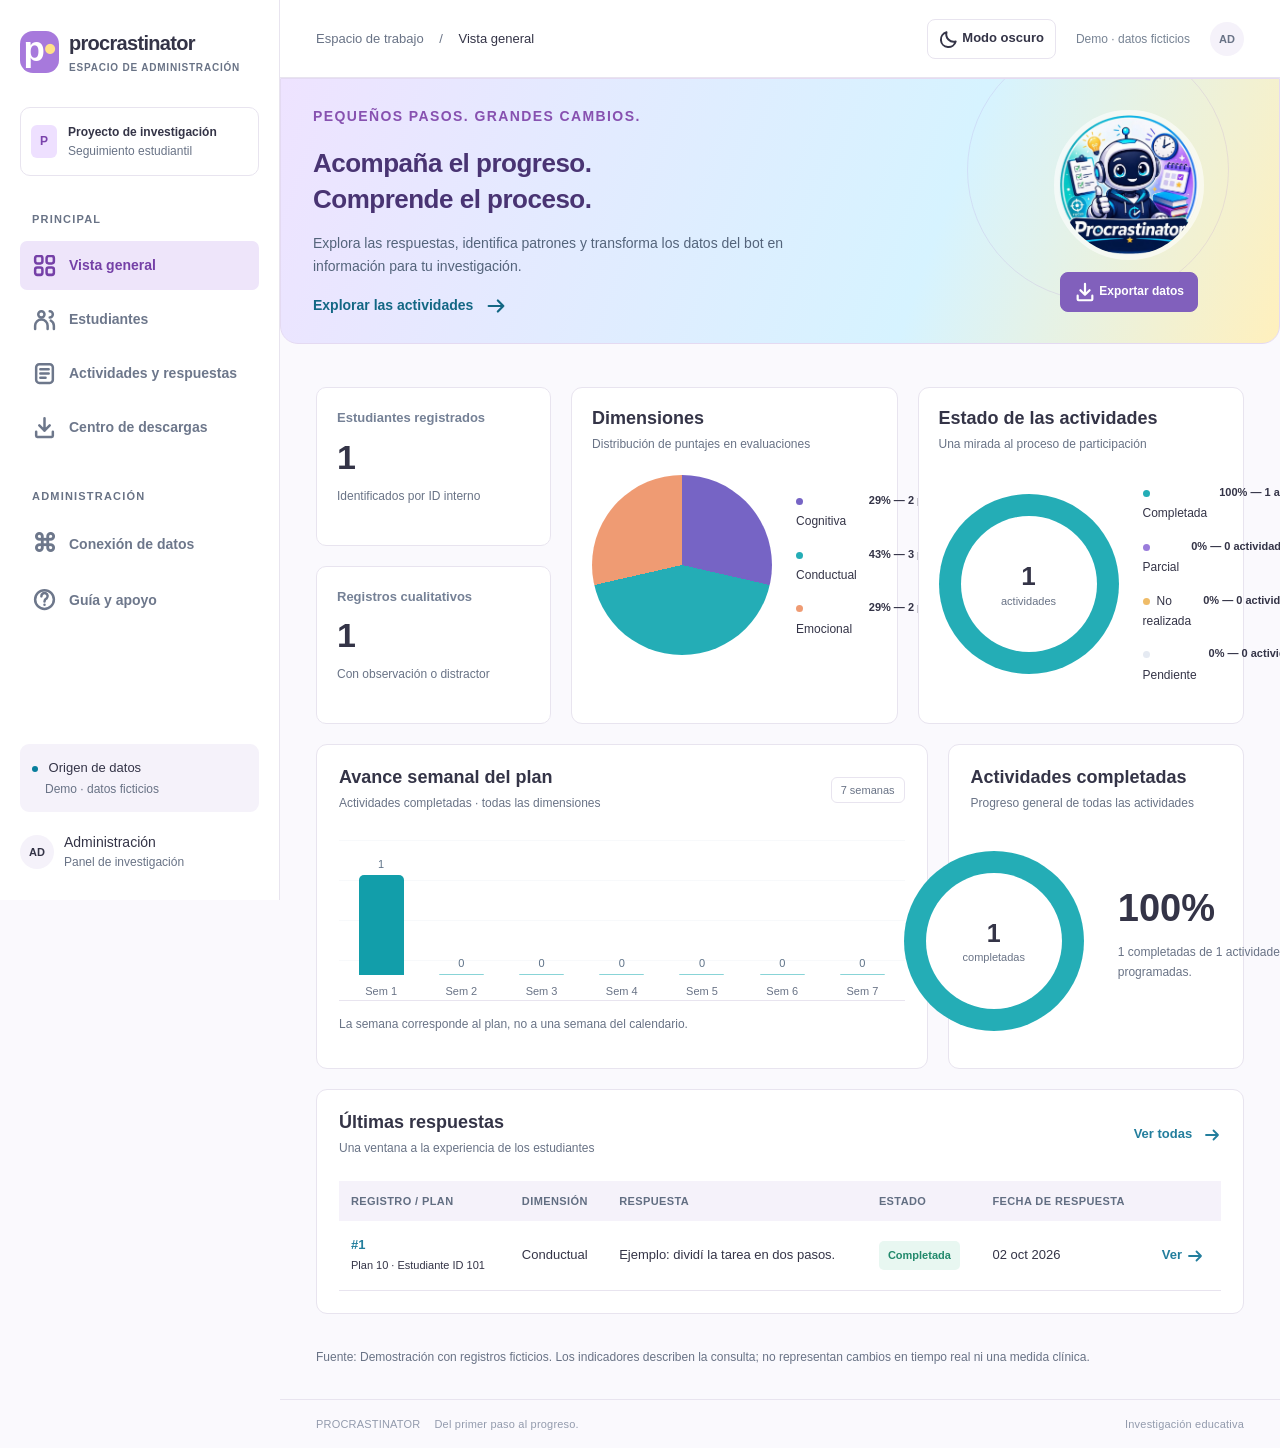
<file: dashboard/index.html>
<!DOCTYPE html>
<html lang="es"><head><meta charset="UTF-8"><meta name="viewport" content="width=device-width,initial-scale=1"><meta name="color-scheme" content="light dark"><title>Procrastinator · Panel de seguimiento</title><script src="theme.js"></script><link rel="stylesheet" href="styles.css?v=20261123-charts"><script defer src="demo.js"></script><script defer src="export.js"></script><script defer src="app.js?v=20261123-mascot"></script></head>
<body><aside class="sidebar" id="navigation"><a href="#resumen" class="brand"><span class="brand-icon">p<span>•</span></span><div>procrastinator<small>ESPACIO DE ADMINISTRACIÓN</small></div></a><button class="menu-toggle" type="button" aria-expanded="false" aria-controls="primary-navigation">Menú <span aria-hidden="true">☰</span></button><div id="primary-navigation" class="navigation-content"><div class="workspace"><span class="workspace-icon">P</span><div>Proyecto de investigación<small>Seguimiento estudiantil</small></div></div><p class="nav-label">PRINCIPAL</p><nav aria-label="Navegación principal"><a href="#resumen" data-page="resumen"><span><svg class="ui-icon" viewBox="0 0 24 24" fill="none" stroke="currentColor" stroke-width="2.4" stroke-linecap="round" stroke-linejoin="round" aria-hidden="true" focusable="false"><rect x="3" y="3" width="7" height="7" rx="2"/><rect x="14" y="3" width="7" height="7" rx="2"/><rect x="3" y="14" width="7" height="7" rx="2"/><rect x="14" y="14" width="7" height="7" rx="2"/></svg></span> Vista general</a><a href="#estudiantes" data-page="estudiantes"><span><svg class="ui-icon" viewBox="0 0 24 24" fill="none" stroke="currentColor" stroke-width="2.4" stroke-linecap="round" stroke-linejoin="round" aria-hidden="true" focusable="false"><circle cx="9" cy="7" r="3"/><path d="M3 21v-3a6 6 0 0 1 12 0v3M17 4a3 3 0 0 1 0 6M21 21v-3a6 6 0 0 0-3-5"/></svg></span> Estudiantes</a><a href="#actividades" data-page="actividades"><span><svg class="ui-icon" viewBox="0 0 24 24" fill="none" stroke="currentColor" stroke-width="2.4" stroke-linecap="round" stroke-linejoin="round" aria-hidden="true" focusable="false"><rect x="4" y="3" width="16" height="18" rx="3"/><path d="M8 8h8M8 12h8M8 16h5"/></svg></span> Actividades y respuestas</a><a href="#exportaciones" data-page="exportaciones"><span><svg class="ui-icon" viewBox="0 0 24 24" fill="none" stroke="currentColor" stroke-width="2.4" stroke-linecap="round" stroke-linejoin="round" aria-hidden="true" focusable="false"><path d="M12 3v12m-5-5 5 5 5-5M4 16v4a1 1 0 0 0 1 1h14a1 1 0 0 0 1-1v-4"/></svg></span> Centro de descargas</a></nav><p class="nav-label">ADMINISTRACIÓN</p><nav aria-label="Administración"><a href="#conexion" data-page="conexion"><span>⌘</span> Conexión de datos</a><a href="#ayuda" data-page="ayuda"><span><svg class="ui-icon" viewBox="0 0 24 24" fill="none" stroke="currentColor" stroke-width="2.4" stroke-linecap="round" stroke-linejoin="round" aria-hidden="true" focusable="false"><circle cx="12" cy="12" r="9"/><path d="M9 9a3 3 0 1 1 5 2c-2 1-2 2-2 3M12 17h.01"/></svg></span> Guía y apoyo</a></nav><div class="sidebar-bottom"><span class="status-dot"></span> Origen de datos<small><span id="source-label">Cargando…</span></small></div><div class="profile"><span>AD</span><div>Administración<small>Panel de investigación</small></div></div></div></aside>
<div class="shell"><header><div>Espacio de trabajo <span>/</span> <strong id="breadcrumb">Vista general</strong></div><div class="header-right"><button id="theme-toggle" class="theme-toggle" type="button" aria-pressed="false"><svg class="ui-icon" viewBox="0 0 24 24" fill="none" stroke="currentColor" stroke-width="2.4" stroke-linecap="round" stroke-linejoin="round" aria-hidden="true" focusable="false"><path d="M20 15A9 9 0 0 1 9 4a9 9 0 1 0 11 11Z"/></svg> Modo oscuro</button><span class="local-badge">Cargando…</span><button id="sign-out" type="button" hidden>Cerrar sesión</button><span class="avatar">AD</span></div></header><main id="main" tabindex="-1"></main><footer>PROCRASTINATOR <span>Del primer paso al progreso.</span><span>Investigación educativa</span></footer></div><dialog id="detail"><button class="close" aria-label="Cerrar detalle"><svg class="ui-icon" viewBox="0 0 24 24" fill="none" stroke="currentColor" stroke-width="2.4" stroke-linecap="round" stroke-linejoin="round" aria-hidden="true" focusable="false"><path d="m6 6 12 12M6 18 18 6"/></svg></button><div id="detail-content"></div></dialog><div id="toast" role="status"></div></body></html>
</file>
<file: dashboard/styles.css>
:root{--navy:#101e46;--teal:#0c9eaa;--purple:#8460d1;--ink:#1b2944;--muted:#788296;--line:#e8ecf2;--bg:#f6f8fb}*{box-sizing:border-box}body{margin:0;font:14px 'Segoe UI',Arial,sans-serif;color:var(--ink);background:var(--bg)}button,input,select{font:inherit}a{color:inherit;text-decoration:none}button,a,input,select,summary{ -webkit-tap-highlight-color:transparent}button,a{cursor:pointer}button:focus-visible,a:focus-visible,input:focus-visible,select:focus-visible,summary:focus-visible{outline:3px solid #6a54ca;outline-offset:3px}button{border:1px solid var(--line);border-radius:8px;padding:10px 16px;background:white;color:var(--ink);font-weight:600}button:hover{background:#f0f4f8}.primary{background:var(--teal);color:white;border-color:var(--teal)}.primary:hover{background:#087e88}.sidebar{position:fixed;inset:0 auto 0 0;width:255px;background:white;border-right:1px solid var(--line);padding:31px 20px;display:flex;flex-direction:column}.brand{display:flex;align-items:center;gap:10px;font-size:20px;font-weight:750;letter-spacing:-.7px}.brand small{display:block;font-size:8px;letter-spacing:1.3px;color:var(--muted);margin-top:7px}.brand-icon{background:var(--navy);color:white;border-radius:13px;width:39px;height:42px;text-align:center;font-size:35px;line-height:35px}.brand-icon span{color:#33d6dd}.workspace{display:flex;gap:11px;padding:17px 10px;border:1px solid var(--line);border-radius:10px;margin:34px 0 29px;font-size:11px;font-weight:600}.workspace-icon{background:#e9e8fb;color:var(--purple);padding:9px;border-radius:6px}.workspace small,.profile small{display:block;color:var(--muted);margin-top:5px;font-weight:400;font-size:11px}.nav-label{font-size:9px;color:#929aab;letter-spacing:1.7px;margin:5px 12px 12px;font-weight:700}nav{display:grid;gap:5px;margin-bottom:30px}nav a{padding:12px;border-radius:7px;color:#6d778b;font-size:12px;display:flex;gap:13px;align-items:center}nav a span{font-size:19px;width:20px}nav a.active{color:#087d88;background:#e7f6f6;font-weight:650}nav a:hover{background:#f0f6f7}.sidebar-bottom{margin-top:auto;font-size:11px;padding:16px 12px;background:#f7f9fb;border-radius:9px}.sidebar-bottom small{display:block;margin:7px 0 0 13px;color:var(--muted);font-size:10px}.status-dot{display:inline-block;width:6px;height:6px;border-radius:50%;background:var(--teal);margin-right:7px}.profile{display:flex;gap:10px;align-items:center;margin-top:22px;font-size:12px}.profile>span,.avatar{display:grid;place-items:center;background:#edf0f6;border-radius:50%;width:34px;height:34px;font-size:11px;font-weight:700}.shell{margin-left:255px}header{height:78px;padding:0 36px;background:white;border-bottom:1px solid var(--line);display:flex;align-items:center;justify-content:space-between;color:var(--muted);font-size:11px}header strong{color:var(--ink);font-weight:500}header div>span:not(.local-badge):not(.avatar){margin:0 12px}.header-right{display:flex;gap:20px;align-items:center}.local-badge{color:#778394;font-size:10px}main{padding:31px 36px;max-width:1600px;margin:auto;min-height:calc(100vh - 132px)}.title-row{display:flex;justify-content:space-between;align-items:center;gap:20px;margin-bottom:25px}.eyebrow{font-size:9px;letter-spacing:2px;color:var(--teal);font-weight:700;margin:0 0 9px}h1{font-size:28px;letter-spacing:-1px;margin:0 0 8px;font-weight:650}h2{font-size:15px;margin:0;font-weight:650}h3{font-size:14px}p{line-height:1.7}.subtitle{color:var(--muted);margin:0;font-size:12px}.hero{border-radius:13px;background:var(--navy);color:white;min-height:185px;display:flex;align-items:center;justify-content:space-between;position:relative;overflow:hidden;padding:26px 32px;margin-bottom:23px}.hero:after{content:'';position:absolute;width:260px;height:260px;border:1px solid #ffffff14;border-radius:50%;right:50px;top:-40px}.hero h2{font-size:24px;letter-spacing:-.5px;max-width:440px;line-height:1.4}.hero p{color:#b3c2db;max-width:480px;font-size:12px;margin-bottom:16px}.hero .eyebrow{color:#62dedc}.hero a{font-size:11px;color:#77e7e2}.hero img{width:150px;height:150px;object-fit:cover;object-position:50% 32%;border-radius:50%;border:5px solid #ffffff18;z-index:1;margin:0 25px}.stats{display:grid;grid-template-columns:repeat(4,1fr);gap:16px;margin-bottom:23px}.stat{background:white;border:1px solid var(--line);border-radius:10px;padding:20px;position:relative}.stat .stat-icon{position:absolute;right:17px;top:17px;background:#eff4fd;color:#5681bb;padding:7px 10px;border-radius:8px}.stat:nth-child(2) .stat-icon{background:#eaf8f6;color:var(--teal)}.stat:nth-child(3) .stat-icon{background:#f1edfc;color:var(--purple)}.stat small{font-size:10px;color:#758196}.stat strong{display:block;font-size:30px;margin:10px 0;font-weight:650}.stat p{margin:0;font-size:10px;color:var(--muted)}.grid{display:grid;grid-template-columns:1.65fr 1fr;gap:20px;margin-bottom:22px}.card{background:white;border:1px solid var(--line);border-radius:11px;padding:22px}.card-head{display:flex;justify-content:space-between;gap:12px;align-items:center;margin-bottom:22px}.card-head p{color:var(--muted);font-size:10px;margin:6px 0 0}.tag{font-size:9px;border:1px solid var(--line);padding:6px 9px;border-radius:6px;white-space:nowrap;color:var(--muted)}.bars{height:165px;display:flex;align-items:flex-end;gap:20px;padding:10px 8px 25px;border-bottom:1px solid var(--line);background:repeating-linear-gradient(to top,transparent 0,transparent 39px,#f0f3f7 40px)}.bar-col{flex:1;text-align:center;height:100%;display:flex;flex-direction:column;justify-content:flex-end;position:relative}.bar{background:#39b8bf;border-radius:5px 5px 0 0;min-height:1px;max-width:45px;width:100%;margin:0 auto}.bar-col b{font-size:10px;color:#5e7288;margin-bottom:5px;font-weight:500}.bar-col small{position:absolute;bottom:-22px;left:0;right:0;font-size:9px;color:var(--muted)}.chart-note{font-size:10px;color:var(--muted);margin:19px 0 0}.distribution{display:flex;align-items:center;gap:24px;padding:13px 0}.donut{width:132px;height:132px;border-radius:50%;flex-shrink:0;display:grid;place-items:center}.donut>div{width:102px;height:102px;border-radius:50%;background:white;display:grid;align-content:center;text-align:center}.donut strong{font-size:25px}.donut small{font-size:9px;color:var(--muted);margin-top:3px}.legend{flex:1}.legend p{display:flex;justify-content:space-between;gap:12px;font-size:10px;margin:12px 0}.legend i{display:inline-block;width:7px;height:7px;border-radius:50%;margin-right:7px}.table-wrap{overflow:auto}table{width:100%;border-collapse:collapse;text-align:left;font-size:11px}th{font-size:9px;letter-spacing:.4px;color:#8590a1;font-weight:600;padding:12px;background:#f8fafc;white-space:nowrap}td{padding:14px 12px;border-bottom:1px solid #f0f2f6;max-width:320px}td.text{min-width:220px;line-height:1.6}tbody tr:hover{background:#fafcfe}.id{color:#196c8d;font-weight:650}.pill{display:inline-block;border-radius:5px;padding:5px 8px;background:#eef1f6;color:#738098;font-size:9px;white-space:nowrap}.pill.COMPLETADA{background:#e8f7f1;color:#21896b}.pill.PARCIAL,.pill.EN_CURSO{background:#fff5dc;color:#a78027}.pill.NO_REALIZADA,.pill.ABANDONADA{background:#fcecef;color:#b46b7b}.link{border:0;padding:0;color:#078792;font-size:11px;background:none}.filters{display:flex;gap:13px;flex-wrap:wrap;align-items:end;margin:18px 0}.filters label{display:grid;gap:7px;font-size:10px;color:#66748b;flex:1;min-width:120px}.filters input,.filters select,select{border:1px solid #dee4ec;border-radius:7px;padding:10px;background:white;color:var(--ink);width:100%;min-width:0}input[type=number]{max-width:100%}.notice{padding:12px 16px;background:#fff8e8;color:#8b7137;border:1px solid #f1e6cb;border-radius:8px;font-size:11px;line-height:1.7;margin:16px 0}.notice.info{background:#eaf6f8;color:#397988;border-color:#d6ecef}.pagination{display:flex;justify-content:space-between;align-items:center;margin-top:18px;color:var(--muted);font-size:11px}.pagination button{padding:6px 11px;margin-left:7px}.pagination button:disabled{opacity:.4;cursor:default}.empty{text-align:center;padding:40px;color:var(--muted)}.export-grid{display:grid;grid-template-columns:1fr 300px;gap:20px}.format-list{display:grid;gap:10px;margin:20px 0}.format-list label{border:1px solid var(--line);border-radius:9px;padding:15px;display:flex;gap:12px;align-items:center;cursor:pointer}.format-list label:has(input:checked){border-color:var(--teal);background:#f1fbfb}.format-list small{display:block;color:var(--muted);margin-top:5px;font-size:10px}.check-row{display:flex;gap:12px;flex-wrap:wrap;margin:15px 0}.check-row label{font-size:11px;display:flex;align-items:center;gap:5px}.export-total{font-size:42px;font-weight:650;display:block;margin:22px 0 0}.full{width:100%;margin-top:15px}.support-grid{display:grid;grid-template-columns:repeat(3,1fr);gap:18px}.support-grid p,details p{font-size:12px;color:var(--muted)}details{border-top:1px solid var(--line);padding:18px 0}summary{cursor:pointer;font-weight:600;font-size:12px}.palette{display:flex;gap:12px;margin:20px 0}.palette span{width:45px;height:45px;border-radius:10px}footer{padding:18px 36px;border-top:1px solid var(--line);display:flex;gap:14px;font-size:9px;color:#939bad;letter-spacing:.6px}footer span:last-child{margin-left:auto}dialog{border:1px solid var(--line);border-radius:16px;padding:30px;width:min(650px,90vw);color:var(--ink);max-height:85vh}dialog::backdrop{background:#101e4680;backdrop-filter:blur(3px)}.close{float:right;font-size:22px;padding:2px 10px}.detail-item{border-bottom:1px solid var(--line);padding:12px 0;font-size:12px;line-height:1.7}.detail-item small{color:var(--muted);display:block}#toast{position:fixed;bottom:25px;right:25px;background:var(--navy);color:white;padding:14px 20px;border-radius:9px;display:none;z-index:5;max-width:400px}code{font-size:11px;background:#f0f3f8;padding:2px 5px;border-radius:4px}button:disabled{opacity:.5;cursor:not-allowed}@media(min-width:1500px){main{padding:38px 50px}.hero{min-height:210px}.hero img{width:170px;height:170px}}@media(max-width:1150px){.sidebar{width:220px;padding:25px 14px}.shell{margin-left:220px}main{padding:25px}.stats{gap:10px}.stat{padding:15px}.grid{grid-template-columns:1fr}.distribution{justify-content:center}.legend{max-width:250px}.export-grid{grid-template-columns:1fr 260px}.hero img{margin:0;width:125px;height:125px}.stat .stat-icon{display:none}}@media(max-width:750px){.sidebar{position:static;width:auto;padding:18px}.brand{font-size:20px}.workspace,.nav-label,.sidebar-bottom,.profile{display:none}nav{display:flex;overflow:auto;margin:14px 0 0;gap:6px}nav a{white-space:nowrap;padding:9px;font-size:11px}nav a span{display:none}.shell{margin:0}header{height:55px;padding:0 20px}.header-right{gap:8px}main{padding:22px 16px}.title-row{align-items:start}h1{font-size:24px}.hero{padding:22px}.hero h2{font-size:21px}.hero img{display:none}.stats{grid-template-columns:repeat(2,1fr)}.export-grid,.support-grid{grid-template-columns:1fr}.card{padding:17px}.title-row button{font-size:10px;padding:9px}footer{padding:15px;flex-wrap:wrap}footer span:last-child{margin:0}.filters label{min-width:130px}.local-badge{display:none}}

/* Paleta clara inspirada en los objetos de la imagen. */
@font-face{font-family:'Dinita Stellar';src:local('Dinita Stellar');font-display:swap}
:root{--navy:#7550bb;--teal:#087e9c;--purple:#9758cf;--ink:#343447;--muted:#697386;--line:#e8e4ef;--bg:#faf9fd;--surface:#fff;--soft:#f5f2fa}
body{font-family:Arial,sans-serif}h1,h2,h3,.brand{font-family:'Dinita Stellar','Trebuchet MS',Arial,sans-serif}h1{letter-spacing:-.5px}button,input,select{font-family:Arial,sans-serif}
.sidebar,header,.card,.stat,button,.donut>div,dialog{background:var(--surface)}
.hero{background:linear-gradient(110deg,#eee3ff 0%,#d6f3ff 65%,#fff0bd 100%);color:#493473;border:1px solid #e4daf2}.hero h2{font-size:26px}.hero p{color:#54647b}.hero .eyebrow{color:#8751b0}.hero a{color:#136784;font-weight:700}.hero img{border-color:#ffffff99}.hero:after{border-color:#a575d52b}
.brand-icon{background:#a779dc}.brand-icon span{color:#ffe187}.workspace-icon{background:#eee0ff;color:#7a43ac}.primary{background:#8160bc;color:white;border-color:#8160bc}.primary:hover{background:#6c4da6}nav a.active{background:#eee5fa;color:#7540a7}nav a:hover{background:var(--soft)}.sidebar-bottom,th{background:var(--soft)}.stat:nth-child(1) .stat-icon{background:#e1f4ff;color:#2886ad}.stat:nth-child(2) .stat-icon{background:#f0e5ff;color:#8c55bf}.stat:nth-child(3) .stat-icon{background:#fff0d4;color:#b5761e}.stat:nth-child(4) .stat-icon{background:#fff7cf;color:#987414}.id,.link{color:#237e9d}.filters input,.filters select,select{background:var(--surface);color:var(--ink);border-color:var(--line)}tbody tr:hover,button:hover{background:var(--soft)}td{border-color:var(--line)}.profile>span,.avatar{background:var(--soft)}.theme-toggle{font-size:11px;padding:8px 11px;white-space:nowrap}.primary:hover{color:white}code{background:var(--soft)}
:root[data-theme=dark]{color-scheme:dark;--navy:#aa83df;--teal:#79d3ed;--purple:#bd93e9;--ink:#eeeaf6;--muted:#b1aabd;--line:#41394e;--bg:#1c1923;--surface:#27222f;--soft:#332c3e}
[data-theme=dark] .hero{background:linear-gradient(110deg,#493260,#284959 70%,#58492e);border-color:#59456e;color:#f3e9ff}[data-theme=dark] .hero p{color:#d1d9e5}[data-theme=dark] .hero .eyebrow{color:#d7b2ff}[data-theme=dark] .hero a{color:#94ddf5}[data-theme=dark] nav a{color:#c1b7d0}[data-theme=dark] nav a.active{background:#48335e;color:#e4c7ff}[data-theme=dark] .subtitle,[data-theme=dark] .stat small,[data-theme=dark] th,[data-theme=dark] .local-badge{color:var(--muted)}[data-theme=dark] .id,[data-theme=dark] .link{color:#8bd6ee}[data-theme=dark] .notice{background:#453923;color:#f2d69b;border-color:#655330}[data-theme=dark] .notice.info{background:#293f49;color:#b5deed;border-color:#3d5e6c}[data-theme=dark] .format-list label:has(input:checked){background:#40314f;border-color:#be92e9}[data-theme=dark] .bars{background:repeating-linear-gradient(to top,transparent 0,transparent 39px,#41394e 40px)}[data-theme=dark] .bar-col b{color:#c7bed3}[data-theme=dark] #toast{background:#594076}[data-theme=dark] .pill{background:#423b4c;color:#ddd2ec}[data-theme=dark] .pill.COMPLETADA{background:#25483d;color:#a8e5cb}[data-theme=dark] .pill.PARCIAL,[data-theme=dark] .pill.EN_CURSO{background:#504126;color:#f5d491}[data-theme=dark] .pill.NO_REALIZADA,[data-theme=dark] .pill.ABANDONADA{background:#50313e;color:#f1b4c7}

/* Iconos vectoriales y jerarquía legible a escala de página completa. */
.ui-icon{width:22px;height:22px;display:inline-block;vertical-align:middle;flex-shrink:0}
nav a{font-size:14px;font-weight:600;min-height:48px;gap:12px}nav a span{width:25px;display:inline-flex;align-items:center;justify-content:center;font-size:25px}nav .ui-icon{width:25px;height:25px}
.sidebar{width:280px}.shell{margin-left:280px}.brand small{font-size:10px;letter-spacing:.8px}.workspace{font-size:12px}.workspace small,.profile small{font-size:12px}.nav-label{font-size:11px;letter-spacing:1.2px;color:#697386}.sidebar-bottom{font-size:13px}.sidebar-bottom small{font-size:12px}.profile{font-size:14px}
header{font-size:13px}.local-badge{font-size:12px}.theme-toggle{font-size:13px;min-height:40px}.theme-toggle .ui-icon{width:20px;height:20px}
h2{font-size:18px}h3{font-size:16px}.subtitle{font-size:14px;line-height:1.6}.eyebrow{font-size:11px;letter-spacing:1.4px}.hero p{font-size:14px}.hero a{font-size:14px}.stat{padding:22px}.stat small{font-size:13px;display:block;max-width:calc(100% - 42px);line-height:1.5;font-weight:600}.stat strong{font-size:34px}.stat p{font-size:12px;line-height:1.6}.stat .stat-icon{padding:9px;display:inline-flex}.stat-icon .ui-icon{width:25px;height:25px}
.card-head p,.chart-note{font-size:12px;line-height:1.65}.tag{font-size:11px}.legend p{font-size:12px}.donut small{font-size:11px}.bar-col small,.bar-col b{font-size:11px}.bars{gap:12px}
table{font-size:13px}th{font-size:11px;font-weight:700;padding:14px 12px;color:#626e82}td{line-height:1.6}td small{font-size:11px}.pill{font-size:11px;font-weight:600;padding:6px 9px}.link{font-size:13px;font-weight:600}.link .ui-icon{width:18px;height:18px}.filters label{font-size:13px;font-weight:600}.filters input,.filters select{font-weight:400;min-height:43px}.notice{font-size:13px}.check-row label{font-size:12px}.format-list small{font-size:12px}.pagination{font-size:13px}.pagination button{min-height:38px}.support-grid p,details p{font-size:14px}summary{font-size:14px}.detail-item{font-size:14px}footer{font-size:11px;letter-spacing:.2px}.close{display:inline-flex;padding:8px}.primary{font-size:14px;min-height:42px}.ui-icon+span{margin-left:6px}
[data-theme=dark] .nav-label{color:#bdb3ca}
@media(max-width:1150px){.sidebar{width:260px}.shell{margin-left:260px}.stats{grid-template-columns:repeat(2,1fr)}.stat .stat-icon{display:inline-flex}.export-grid{grid-template-columns:minmax(0,1fr) 260px}}
@media(max-width:750px){.sidebar{width:auto}.shell{margin-left:0}nav a{font-size:13px;min-height:44px}nav a span{display:inline-flex;width:22px}nav .ui-icon{width:22px;height:22px}.export-grid{grid-template-columns:1fr}.title-row button{font-size:12px}.stat{padding:16px}.stat small{max-width:none;padding-top:44px}.stat .stat-icon{left:16px;right:auto;top:14px;padding:6px}.card-head{flex-wrap:wrap}header{padding:0 16px;font-size:12px}}

/* Centro de descargas: selección agrupada y resumen. */
.grid,.export-grid{grid-template-columns:minmax(0,1.65fr) minmax(0,1fr)}
.export-grid{grid-template-columns:minmax(0,1fr) 300px;align-items:start}
.card,.grid>*,.export-grid>*,.title-row>div{min-width:0}
.section-description{color:var(--muted);font-size:13px;line-height:1.6;margin:8px 0 0}
.field-section{border-top:1px solid var(--line);margin-top:26px;padding-top:26px}
.field-heading{display:flex;align-items:start;justify-content:space-between;gap:16px}
.selection-count{flex-shrink:0;padding:7px 10px;border-radius:20px;background:var(--soft);color:var(--purple);font-size:12px;font-weight:600}
.field-actions{display:flex;flex-wrap:wrap;gap:8px;margin:18px 0 22px}
.field-actions button{font-size:12px;min-height:44px;padding:10px 13px}
.field-group{border:0;padding:0;margin:0 0 22px;min-width:0}
.field-group:last-child{margin-bottom:0}
.field-group legend{padding:0;margin-bottom:10px;color:var(--muted);font-size:12px;font-weight:600}
.field-options{display:grid;grid-template-columns:repeat(2,minmax(0,1fr));gap:9px}
.field-option{display:flex;align-items:center;gap:10px;min-height:52px;padding:12px;border:1px solid var(--line);border-radius:10px;cursor:pointer;font-size:13px;line-height:1.4;transition:background .15s,border-color .15s}
.field-option:hover{border-color:var(--purple);background:var(--soft)}
.field-option:has(input:checked){background:#f4edfc;border-color:#c5ace4;color:#654193}
.field-option:has(input:focus-visible){outline:3px solid var(--purple);outline-offset:2px}
.field-option input,.format-list input{width:18px;height:18px;margin:0;flex-shrink:0;accent-color:#8160bc;cursor:pointer}
.export-summary{border-top:3px solid #aa86d7;background:linear-gradient(180deg,var(--soft),var(--surface) 180px)}
.export-summary .export-total{margin-top:20px;line-height:1.2;letter-spacing:-1px}
.export-summary .subtitle{margin-top:8px;font-size:13px}
.format-list label{min-height:70px;background:var(--surface)}
.format-list label:has(input:checked){border-color:var(--purple);background:var(--soft)}
[data-theme=dark] .field-option:has(input:checked){background:#40314f;border-color:#8662ab;color:#ead8ff}
.table-wrap{max-width:100%;overscroll-behavior-x:contain}
.export-grid .filters{display:grid;grid-template-columns:repeat(2,minmax(0,1fr));gap:14px}
.export-grid .filters label{min-width:0}
.export-grid .filters:first-of-type label:first-child{grid-column:1/-1}
.export-grid .filters button{justify-self:start;min-height:44px}
@media(max-width:1150px){.grid{grid-template-columns:minmax(0,1fr)}.export-grid{grid-template-columns:minmax(0,1fr)}.export-summary .format-list{grid-template-columns:repeat(3,minmax(0,1fr))}.export-summary .format-list label{padding:12px}}
@media(min-width:751px){.sidebar{overflow-y:auto}}
@media(max-width:750px){
 header{height:auto;min-height:64px;gap:12px;padding:12px 16px;flex-wrap:wrap}
 header>div:first-child{line-height:1.7}header div>span:not(.local-badge):not(.avatar){margin:0 5px}
 .header-right{margin-left:auto}.avatar{display:none}
 .title-row{flex-wrap:wrap;gap:16px}.title-row button{min-height:44px}
 .sidebar{padding:18px 16px 12px}nav{padding-bottom:5px}nav a{flex-shrink:0}
 .export-grid{grid-template-columns:minmax(0,1fr)}
 .field-heading{flex-wrap:wrap;gap:12px}
 .export-summary .format-list{grid-template-columns:1fr}
 .filters input,.filters select{font-size:16px;min-height:46px}
 .pagination{flex-wrap:wrap;gap:12px}.pagination>div{display:flex;flex-wrap:wrap;gap:8px}.pagination button{margin:0;min-height:44px}
 .distribution{flex-wrap:wrap;gap:16px}.legend{min-width:140px}
 dialog{padding:20px;max-width:calc(100vw - 24px)}.detail-item{overflow-wrap:anywhere}
 #toast{left:16px;right:16px;bottom:16px;max-width:none}
}
@media(max-width:400px){
 .field-options,.export-grid .filters{grid-template-columns:minmax(0,1fr)}
 .field-actions{display:grid;grid-template-columns:1fr 1fr}
 .stat strong{font-size:28px}.stat small{font-size:12px}.stat{padding:14px}
 .hero{padding:20px}.hero h2{font-size:23px}
}
/* Session controls and responsive workspace. */
[hidden]{display:none!important}
.navigation-content{display:flex;flex:1;flex-direction:column;min-height:0}
.menu-toggle{display:none}
#sign-out{min-height:44px;white-space:nowrap;color:var(--purple)}
.login-card{max-width:460px;margin:8vh auto;padding:32px}
#sign-in{display:grid;gap:20px;margin-top:28px}
#sign-in label{display:grid;gap:8px;font-weight:600}
#sign-in input{width:100%;min-width:0;min-height:48px;border:1px solid var(--line);border-radius:9px;padding:12px;background:var(--bg);color:var(--ink);font-size:16px}
#login-status{margin:0;color:var(--muted)}
.signed-out .navigation-content,.signed-out .menu-toggle{display:none}
@media(max-width:750px){
 .sidebar{position:sticky;top:0;z-index:10;display:grid;grid-template-columns:minmax(0,1fr) auto;align-items:center;gap:0;padding:12px 16px;border-bottom:1px solid var(--line);box-shadow:0 4px 18px #25154208}
 .brand{font-size:19px;gap:9px}.brand small{font-size:8px;letter-spacing:.6px}.brand-icon{width:34px;height:38px;font-size:31px}
 .menu-toggle{display:flex;gap:10px;align-items:center;min-height:44px;padding:10px 12px;font-size:13px}
 .navigation-content{display:none;grid-column:1/-1;max-height:calc(100dvh - 90px);overflow-y:auto}
 .menu-open .navigation-content{display:flex}
 .navigation-content nav{display:grid;grid-template-columns:1fr 1fr;gap:6px;margin:12px 0 0;overflow:visible;padding:0}
 .navigation-content nav a{white-space:normal;padding:12px 10px;line-height:1.4;font-size:12px;min-height:52px;gap:8px}
 .navigation-content nav:last-of-type{border-top:1px solid var(--line);padding-top:10px;margin-bottom:4px}
 header{min-height:58px;padding:10px 16px;gap:8px;background:var(--bg)}
 header>div:first-child{font-size:0;flex:1}header>div:first-child>span{display:none}header strong{font-size:12px;display:block;max-width:130px}
 .header-right{gap:6px}.theme-toggle{font-size:0;padding:10px;min-width:44px;min-height:44px}.theme-toggle .ui-icon{width:20px;height:20px}
 #sign-out{font-size:12px;padding:10px}
 main{padding:24px 16px;min-height:calc(100dvh - 200px)}
 h1{font-size:27px;line-height:1.15}.subtitle{font-size:14px}.title-row{gap:14px;margin-bottom:22px}.title-row>.primary{width:100%}
 .hero{padding:24px;border-radius:18px}.hero h2{font-size:24px}.hero p{line-height:1.7}.hero a{display:inline-flex;align-items:center;min-height:44px}
 .stats{gap:10px}.stat{border-radius:14px;padding:16px}.stat small{padding-top:40px;font-size:12px}.stat strong{font-size:30px;margin:10px 0 6px}.stat p{font-size:11px}
 .card{border-radius:16px;padding:18px}.grid{gap:16px}.card-head{gap:10px;margin-bottom:18px}h2{font-size:17px;line-height:1.4}
 .bars{gap:8px;padding-left:0;padding-right:0}.bar-col small{font-size:10px}.legend{max-width:none}.distribution{gap:20px}
 .filters,.export-grid .filters{display:grid;grid-template-columns:repeat(2,minmax(0,1fr));gap:14px 10px}
 .filters label{min-width:0;font-size:12px;line-height:1.4}.filters input,.filters select{width:100%;max-width:100%;min-height:48px;padding:10px 8px}
 .filters button{min-height:44px}.field-options{grid-template-columns:1fr}.field-option{min-height:52px}
 .record-table,.record-table tbody{display:block;width:100%}
 .record-table thead{position:absolute;width:1px;height:1px;overflow:hidden;clip-path:inset(50%)}
 .record-table tr{display:grid;grid-template-columns:minmax(0,1fr) minmax(0,1fr);gap:12px;padding:16px;margin:0 0 12px;border:1px solid var(--line);border-radius:12px;background:var(--surface)}
 .record-table td{display:block;padding:0;border:0;min-width:0;max-width:none;overflow-wrap:anywhere;font-size:13px}
 .record-table td:before{content:attr(data-label);display:block;color:var(--muted);font-size:10px;font-weight:400;margin-bottom:4px}
 .record-table td.text,.record-table td:last-child,.record-table td.empty{grid-column:1/-1;min-width:0}
 .record-table td.text{padding:12px 0;border-block:1px solid var(--line);line-height:1.7}
 .record-table td:last-child:before,.record-table td.empty:before{display:none}
 .record-table td:last-child .link{display:flex;justify-content:space-between;align-items:center;width:100%;min-height:44px;padding:10px 12px;border-radius:8px;background:var(--soft)}
 .pagination{padding-top:4px}.pagination>div{width:100%}.pagination button{flex:1;font-size:12px}
 #export-preview .table-wrap:before{content:'Desliza para ver todos los campos →';display:block;position:sticky;left:0;color:var(--muted);font-size:12px;padding:0 0 12px}
 dialog{width:calc(100vw - 24px);max-height:calc(100dvh - 32px);padding:20px;border-radius:18px}.close{min-width:44px;min-height:44px;justify-content:center;align-items:center}
 footer{font-size:10px;gap:8px;padding-bottom:max(18px,env(safe-area-inset-bottom))}footer span:last-child{display:none}
 .login-card{margin:24px auto;padding:24px}.signed-out header>div:first-child{font-size:0}
 #toast{bottom:max(16px,env(safe-area-inset-bottom))}
}
@media(prefers-reduced-motion:reduce){*{scroll-behavior:auto!important;transition:none!important}}

/* Vista general: composición compacta de seguimiento. */
.overview{display:grid;gap:20px}main:has(.overview){padding-top:0}.overview-hero{margin-inline:-36px;min-height:230px;border-radius:0 0 18px 18px}.hero-actions{z-index:1;display:grid;justify-items:center;gap:12px;margin:0 18px}.hero-actions .primary{font-size:12px;min-height:38px;padding:8px 13px}.overview-top{display:grid;grid-template-columns:minmax(180px,.72fr) minmax(300px,1fr) minmax(300px,1fr);gap:20px}.overview-indicators{display:grid;gap:20px}.overview-indicators .stat{padding:20px}.overview-indicators .stat small{max-width:none}.overview-top .card{padding:20px;min-height:270px}.overview-top .card-head{margin-bottom:10px}.overview-top .distribution{justify-content:space-between;gap:24px;padding:5px 0;min-height:200px}.overview-top .donut{width:180px;height:180px}.overview-top .donut>div{width:136px;height:136px}.dimensions-card .donut>div{display:none}.overview-top .donut strong{font-size:26px}.overview-top .legend{flex:0 0 48%;margin-left:auto}.overview-top .legend p{margin:13px 0;font-size:12px}.overview-top .legend b{font-size:11px;white-space:nowrap}.activity-state .legend{min-width:0}.overview-middle{display:grid;grid-template-columns:minmax(0,1.65fr) minmax(280px,.8fr);gap:20px}.overview-middle .card{min-height:270px}.completion-summary{display:flex;align-items:center;gap:34px;justify-content:center;min-height:210px}.completion-summary .donut{width:180px;height:180px}.completion-summary .donut>div{width:136px;height:136px}.completion-summary>div:last-child{max-width:190px;min-width:170px}.completion-summary>div:last-child>strong{font-size:38px}.completion-summary p{color:var(--muted);font-size:12px;line-height:1.7}.responses-card{margin:0}.overview .chart-note{margin-top:14px}
@media(max-width:1150px){.overview-hero{margin-inline:-25px}.overview-top{grid-template-columns:repeat(2,minmax(0,1fr))}.overview-indicators{grid-column:1/-1;grid-template-columns:repeat(2,minmax(0,1fr))}.overview-middle{grid-template-columns:minmax(0,1fr)}.overview-middle .card{min-height:0}}
@media(max-width:750px){.overview{gap:16px}.overview-hero{margin-inline:-16px;min-height:0}.hero-actions{margin:10px 0 0;justify-items:start}.hero-actions img{display:block;width:105px;height:105px;margin:0}.overview-top,.overview-middle{grid-template-columns:minmax(0,1fr);gap:16px}.overview-indicators{grid-column:auto;grid-template-columns:repeat(2,minmax(0,1fr));gap:10px}.overview-indicators .stat{padding:15px}.overview-indicators .stat small{padding-top:0}.overview-top .distribution{justify-content:flex-start;min-height:0}.overview-top .donut{width:140px;height:140px}.overview-top .donut>div{width:104px;height:104px}.overview-top .legend{max-width:none;flex:1}.completion-summary{justify-content:flex-start;min-height:150px;gap:20px}.completion-summary .donut{width:120px;height:120px}.completion-summary .donut>div{width:92px;height:92px}.overview .card{padding:18px}}
</file>
